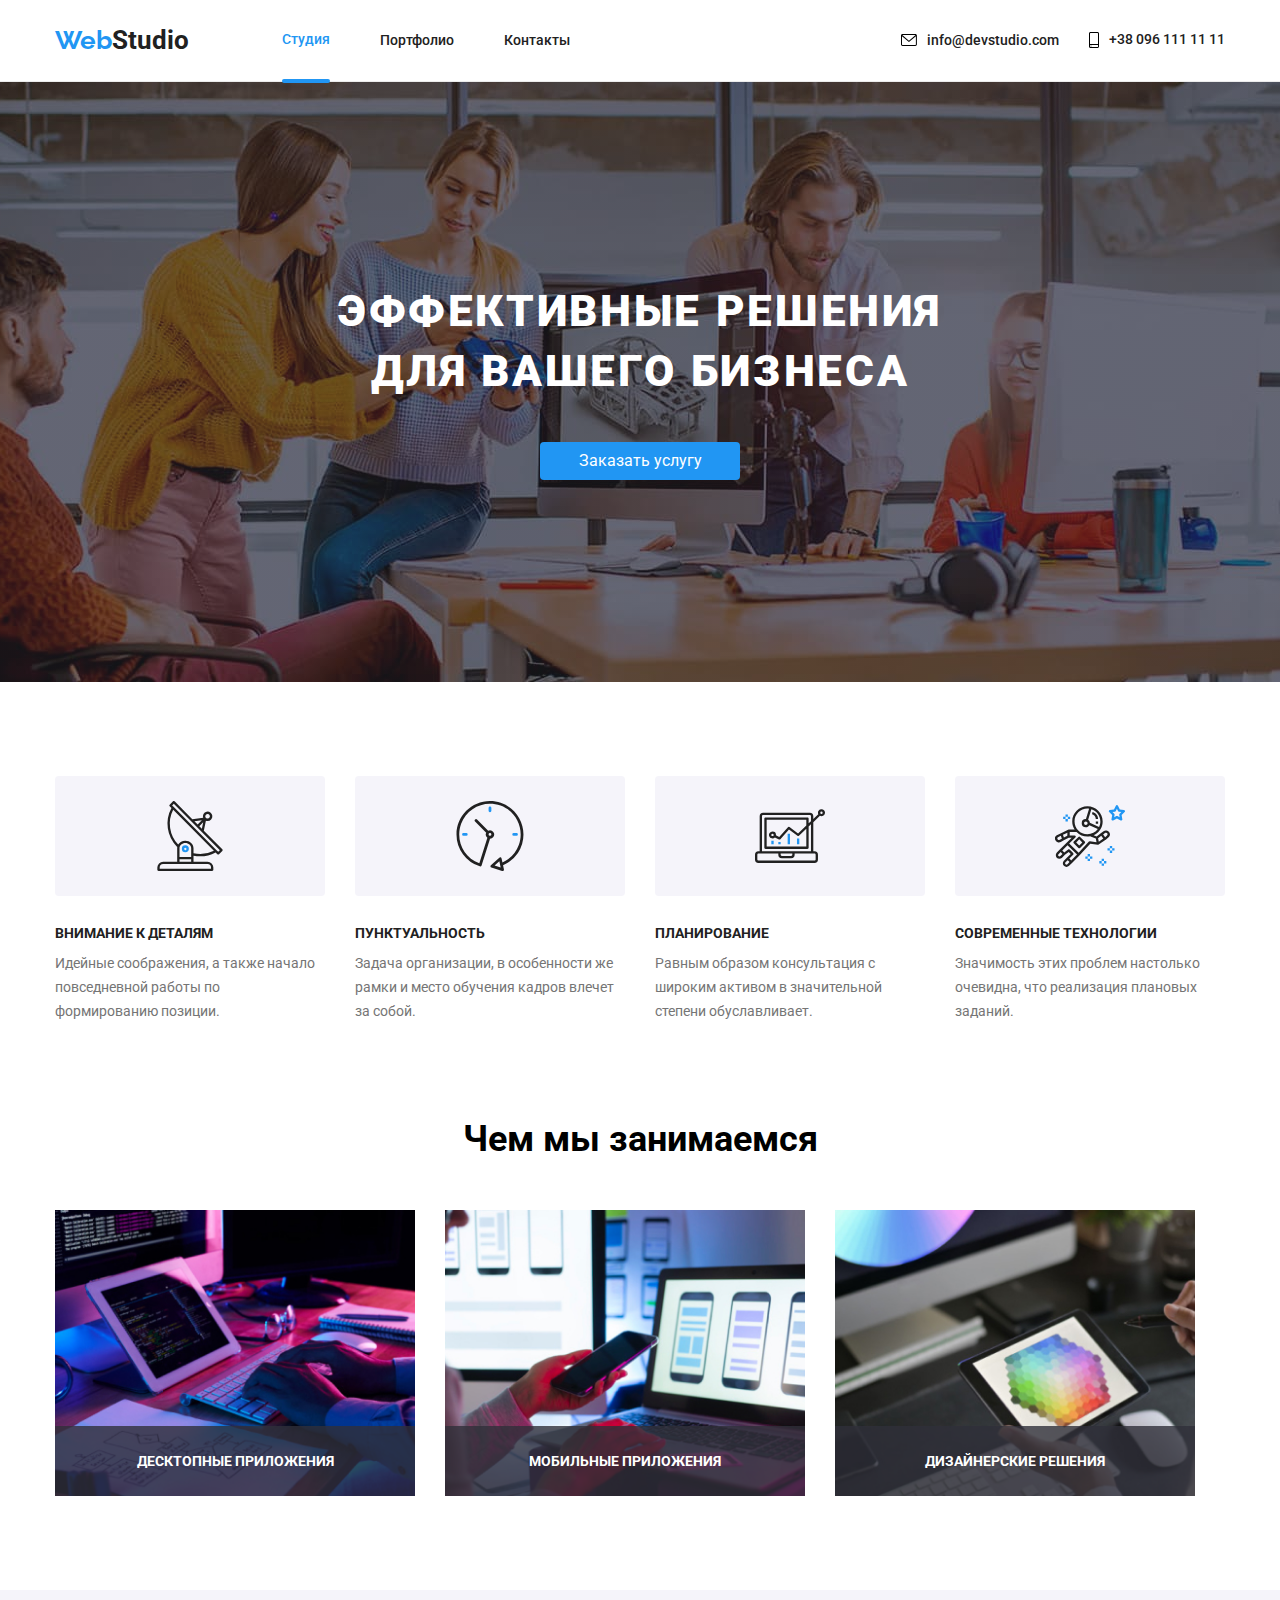
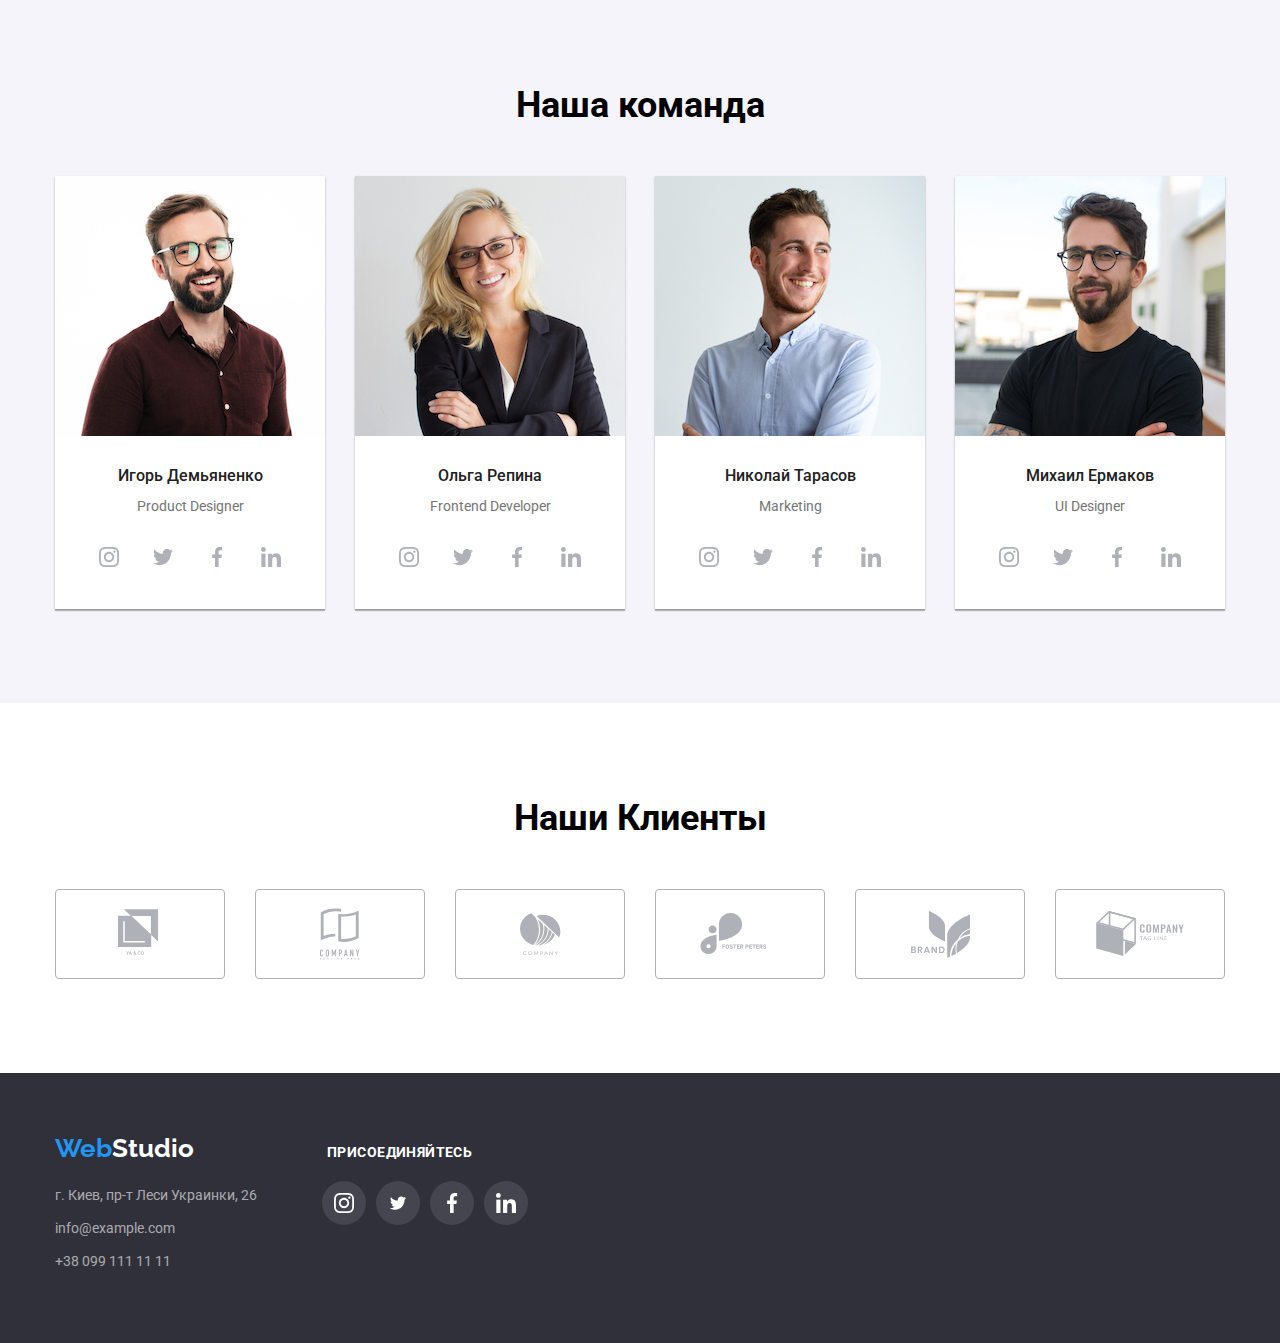
<file: index.html>
<!DOCTYPE html>
<html lang="ru">

<head>
    <meta charset="UTF-8">
    <meta name="viewport" content="width=device-width, initial-scale=1.0">
    <title>Webstudio</title>
    <link
        href="https://fonts.googleapis.com/css2?family=Raleway:wght@700&family=Roboto:wght@400;500;700;900&display=swap"
        rel="stylesheet">
    <link rel="stylesheet" href="https://cdn.jsdelivr.net/npm/modern-normalize@1.0.0/modern-normalize.min.css">
    <link rel="stylesheet" href="./css/style.css">

</head>

<body>
    <!--Шапка-->

    <header class="header">
        <div class="container">
            <nav class="header-nav">
                <a class="logo" href="./"> <span class="accent"> Web</span>Studio </a>

                <ul class="site-nav list">
                    <li class="header-link"><a href="./index.html" class="link current">Студия</a></li>
                    <li class="header-link"><a href="./portfolio.html" class="link">Портфолио</a></li>
                    <li class="header-link"><a href="#" class="link">Контакты</a></li>
                </ul>
            </nav>
            <ul class="site-contakt list">
                <li class="email">
                    <a href="mailto:info@devstudio.com" class="link-contakt"> <svg class="contakt-mail" width="16"
                            height="12">
                            <use href="images/icons/sprite-contakt.svg#icon-envelope-hover"></use>
                        </svg>info@devstudio.com</a>
                </li>
                <li class="phone">
                    <a class="link-contakt" href="tel:+380961111111"><svg class="contakt-mail" width="10" height="16">
                            <use href="images/icons/sprite-contakt.svg#icon-smartphone"></use>
                        </svg>+38 096 111 11 11</a>
                </li>
            </ul>
        </div>
    </header>


    <main>
        <!--Hero-->

        <section class="hero">
            <div class="overlay">
                <h1 class="hero-title">Эффективные решения для вашего бизнеса</h1>
                <a class="hero-link button-hero" href="#" data-modal-open>Заказать услугу</a>
            </div>
        </section>


        <!--Наши преимущества-->


        <section class="section">
            <div class="container">
                <h2 class="section-title"></h2>
                <ul class="list-product">
                    <li class="section-item icon-antena">
                        <h3 class="section-name">ВНИМАНИЕ К ДЕТАЛЯМ</h3>
                        <p class="section-text">Идейные соображения, а также начало повседневной работы по формированию
                            позиции.</p>
                    </li>
                    <li class="section-item icon-clock">
                        <h3 class="section-name">ПУНКТУАЛЬНОСТЬ</h3>
                        <p class="section-text">Задача организации, в особенности же рамки и место обучения кадров
                            влечет за
                            собой.</p>
                    </li>
                    <li class="section-item icon-diagram">
                        <h3 class="section-name">ПЛАНИРОВАНИЕ</h3>
                        <p class="section-text">Равным образом консультация с широким активом в значительной степени
                            обуславливает.</p>
                    </li>
                    <li class="section-item icon-astronaut">
                        <h3 class="section-name">СОВРЕМЕННЫЕ ТЕХНОЛОГИИ</h3>
                        <p class="section-text">Значимость этих проблем настолько очевидна, что реализация плановых
                            заданий.
                        </p>
                    </li>
                </ul>
            </div>
        </section>
        <!-- Чем занимаемся-->
        <section class="about">
            <div class="container">
                <h2 class="section-image">Чем мы занимаемся</h2>
                <ul class="list-image">
                    <!-- <div class="content-image"> -->
                    <li class="content-image">
                        <div class="image-text">
                            <img class="about-image" src="images/img.jpg" alt="" width="">
                            <div class="about-name">
                                <p class="about-text">ДЕСКТОПНЫЕ ПРИЛОЖЕНИЯ</p>
                            </div>

                        </div>

                    </li>
                    <!-- </div> -->

                    <li class="content-image">
                        <img src="images/img-2.jpg" alt="" width="">
                        <div class="about-name">
                            <p class="about-text">МОБИЛЬНЫЕ ПРИЛОЖЕНИЯ</p>
                        </div>
                    </li>
                    <li class="content-image">
                        <img src="images/img-3.jpg" alt="" width="">
                        <div class="about-name">
                            <p class="about-text">ДИЗАЙНЕРСКИЕ РЕШЕНИЯ</p>
                        </div>
                    </li>
                </ul>
            </div>
        </section>

        <!--Наша команда-->
        <section class="comand">
            <div class="container">
                <h2 class="comand-title">Наша команда</h2>
                <ul class="list-comand">
                    <li class="comand-image">
                        <article class="card">
                            <div class="card-thumb">
                                <img src="images/img-11.jpg" alt="фото мужчины">
                            </div>
                            <div class="comand-info">
                                <h3 class="comand-name">Игорь Демьяненко</h3>
                                <p class="comand-text">Product Designer</p>
                                <ul class="link-comand">
                                    <li class="social-link">
                                        <a href="" class="comand-item">
                                            <svg class="comand-icon" width="20" height="20">
                                                <use href="images/icons/sprite.svg#icon-instagram-2-2"></use>
                                            </svg>
                                        </a>
                                    </li>
                                    <li class="social-link">
                                        <a href="" class="comand-item">
                                            <svg class="comand-icon" width="20" height="20">
                                                <use href="images/icons/sprite.svg#icon-twitter-1"></use>
                                            </svg>
                                        </a>
                                    </li>
                                    <li class="social-link">
                                        <a href="" class="comand-item">
                                            <svg class="comand-icon" width="20" height="20">
                                                <use href="images/icons/sprite.svg#icon-facebook-1"></use>
                                            </svg>
                                        </a>
                                    </li>
                                    <li class="social-link">
                                        <a href="" class="comand-item">
                                            <svg class="comand-icon" width="20" height="20">
                                                <use href="images/icons/sprite.svg#icon-linkedin-1"></use>
                                            </svg>
                                        </a>
                                    </li>
                                </ul>
                            </div>
                        </article>
                    </li>
                    <li class="comand-image">
                        <article class="card">
                            <div class="card-thumb">
                                <img src="images/img-22.jpg" alt="фото девушки">
                            </div>
                            <div class="comand-info">
                                <h3 class="comand-name">Ольга Репина</h3>
                                <p class="comand-text">Frontend Developer</p>
                                <ul class="link-comand">
                                    <li class="social-link">
                                        <a href="" class="comand-item">
                                            <svg class="comand-icon" width="20" height="20">
                                                <use href="images/icons/sprite.svg#icon-instagram-2-2"></use>
                                            </svg>
                                        </a>
                                    </li>
                                    <li class="social-link">
                                        <a href="" class="comand-item">
                                            <svg class="comand-icon" width="20" height="20">
                                                <use href="images/icons/sprite.svg#icon-twitter-1"></use>
                                            </svg>
                                        </a>
                                    </li>
                                    <li class="social-link">
                                        <a href="" class="comand-item">
                                            <svg class="comand-icon" width="20" height="20">
                                                <use href="images/icons/sprite.svg#icon-facebook-1"></use>
                                            </svg>
                                        </a>
                                    </li>
                                    <li class="social-link">
                                        <a href="" class="comand-item">
                                            <svg class="comand-icon" width="20" height="20">
                                                <use href="images/icons/sprite.svg#icon-linkedin-1"></use>
                                            </svg>
                                        </a>
                                    </li>
                                </ul>
                            </div>
                        </article>
                    </li>
                    <li class="comand-image">
                        <article class="card">
                            <div class="card-thumb">
                                <img src="images/img-33.jpg" alt="фото мужчины">
                            </div>
                            <div class="comand-info">
                                <h3 class="comand-name">Николай Тарасов</h3>
                                <p class="comand-text">Marketing</p>
                                <ul class="link-comand">
                                    <li class="social-link">
                                        <a href="" class="comand-item">
                                            <svg class="comand-icon" width="20" height="20">
                                                <use href="images/icons/sprite.svg#icon-instagram-2-2"></use>
                                            </svg>
                                        </a>
                                    </li>
                                    <li class="social-link">
                                        <a href="" class="comand-item">
                                            <svg class="comand-icon" width="20" height="20">
                                                <use href="images/icons/sprite.svg#icon-twitter-1"></use>
                                            </svg>
                                        </a>
                                    </li>
                                    <li class="social-link">
                                        <a href="" class="comand-item">
                                            <svg class="comand-icon" width="20" height="20">
                                                <use href="images/icons/sprite.svg#icon-facebook-1"></use>
                                            </svg>
                                        </a>
                                    </li>
                                    <li class="social-link">
                                        <a href="" class="comand-item">
                                            <svg class="comand-icon" width="20" height="20">
                                                <use href="images/icons/sprite.svg#icon-linkedin-1"></use>
                                            </svg>
                                        </a>
                                    </li>
                                </ul>
                            </div>
                        </article>
                    </li>
                    <li class="comand-image">
                        <article class="card">
                            <div class="card-thumb">
                                <img src="images/img-44.jpg" alt="фото мужчины">
                            </div>
                            <div class="comand-info">
                                <h3 class="comand-name">Михаил Ермаков</h3>
                                <p class="comand-text">UI Designer</p>
                                <ul class="link-comand">
                                    <li class="social-link">
                                        <a href="" class="comand-item">
                                            <svg class="comand-icon" width="20" height="20">
                                                <use href="images/icons/sprite.svg#icon-instagram-2-2"></use>
                                            </svg>
                                        </a>
                                    </li>
                                    <li class="social-link">
                                        <a href="" class="comand-item">
                                            <svg class="comand-icon" width="20" height="20">
                                                <use href="images/icons/sprite.svg#icon-twitter-1"></use>
                                            </svg>
                                        </a>
                                    </li>
                                    <li class="social-link">
                                        <a href="" class="comand-item">
                                            <svg class="comand-icon" width="20" height="20">
                                                <use href="images/icons/sprite.svg#icon-facebook-1"></use>
                                            </svg>
                                        </a>
                                    </li>
                                    <li class="social-link">
                                        <a href="" class="comand-item">
                                            <svg class="comand-icon" width="20" height="20">
                                                <use href="images/icons/sprite.svg#icon-linkedin-1"></use>
                                            </svg>
                                        </a>
                                    </li>
                                </ul>
                            </div>
                        </article>
                    </li>
                </ul>
            </div>
        </section>
        <!--Наши клиенти-->
        <section class="clients">
            <div class="clients-container">
                <h2 class="clients-title">Наши Клиенты</h2>
                <ul class="clients-list">
                    <li>
                        <a href="" class="clients-link">
                            <svg class="clients-icon" width="44.27" height="49.23">
                                <use href="images/icons/sprite-logo.svg#icon-logo-1"></use>
                            </svg>
                        </a>
                    </li>
                    <li>
                        <a href="" class="clients-link">
                            <svg class="clients-icon" width="40" height="52">
                                <use href="images/icons/sprite-logo.svg#icon-logo-2"></use>
                            </svg>
                        </a>
                    </li>
                    <li>
                        <a href="" class="clients-link">
                            <svg class="clients-icon" width="41" height="42.6">
                                <use href="images/icons/sprite-logo.svg#icon-logo-3"></use>
                            </svg>
                        </a>
                    </li>
                    <li>
                        <a href="" class="clients-link">
                            <svg class="clients-icon" width="79.66" height="42.02">
                                <use href="images/icons/sprite-logo.svg#icon-logo-4"></use>
                            </svg>
                        </a>
                    </li>
                    <li>
                        <a href="" class="clients-link">
                            <svg class="clients-icon" width="59" height="47">
                                <use href="images/icons/sprite-logo.svg#icon-logo-5"></use>
                            </svg>
                        </a>
                    </li>
                    <li>
                        <a href="" class="clients-link">
                            <svg class="clients-icon" width="88.48" height="45.44">
                                <use href="images/icons/sprite-logo.svg#icon-logo-6"></use>
                            </svg>
                        </a>
                    </li>
                </ul>
            </div>
        </section>
    </main>
    <!--Подвал-->
    <footer class="footer">
        <div class="footer-container">
            <div class="adress-footer">
                <a class="logo-footer" href="./"> <span class="accent"> Web</span>Studio </a>
                <address class="adress">
                    <ul class="adress-list">
                        <li class="adress-link">
                            <a class="adress-text" href="#">г. Киев, пр-т Леси Украинки, 26</a>
                        </li>
                        <li>
                            <a class="adress-text" href="#">info@example.com</a>
                        </li>
                        <li>
                            <a class="adress-text" href="#">+38 099 111 11 11</a>
                        </li>
                    </ul>
                </address>
            </div>

            <div class="footer-social">
                <h3 class="text-social">ПРИСОЕДИНЯЙТЕСЬ</h3>

                <ul class="element-social">
                    <li class="social-link">
                        <a href="" class="social-item">
                            <svg class="social-icon" width="20" height="20">
                                <use href="images/icons/sprite.svg#icon-instagram-2-2"></use>
                            </svg>
                        </a>
                    </li>
                    <li class="social-link">
                        <a href="" class="social-item">
                            <svg class="social-icon" width="20" height="16.25">
                                <use href="images/icons/sprite.svg#icon-twitter-1"></use>
                            </svg>
                        </a>
                    </li>
                    <li class="social-link">
                        <a href="" class="social-item">
                            <svg class="social-icon" width="20" height="20">
                                <use href="images/icons/sprite.svg#icon-facebook-1"></use>
                            </svg>
                        </a>
                    </li>
                    <li class="social-link">
                        <a href="" class="social-item">
                            <svg class="social-icon" width="20" height="20">
                                <use href="images/icons/sprite.svg#icon-linkedin-1"></use>
                            </svg>
                        </a>
                    </li>
                </ul>
            </div>
        </div>
    </footer>

    <!-- <button data-modal-open> Закрить модальное окно</button> -->

    <div class="backdrop is-hidden" data-modal>
        <div class="modal">
            <button class="button-close" data-modal-close>
                <img src="images/icons/close-2.svg" alt="Закрить" width="">
            </button>
        </div>
    </div>
    <script src="./js/modal.js"></script>
</body>

</html>
</file>
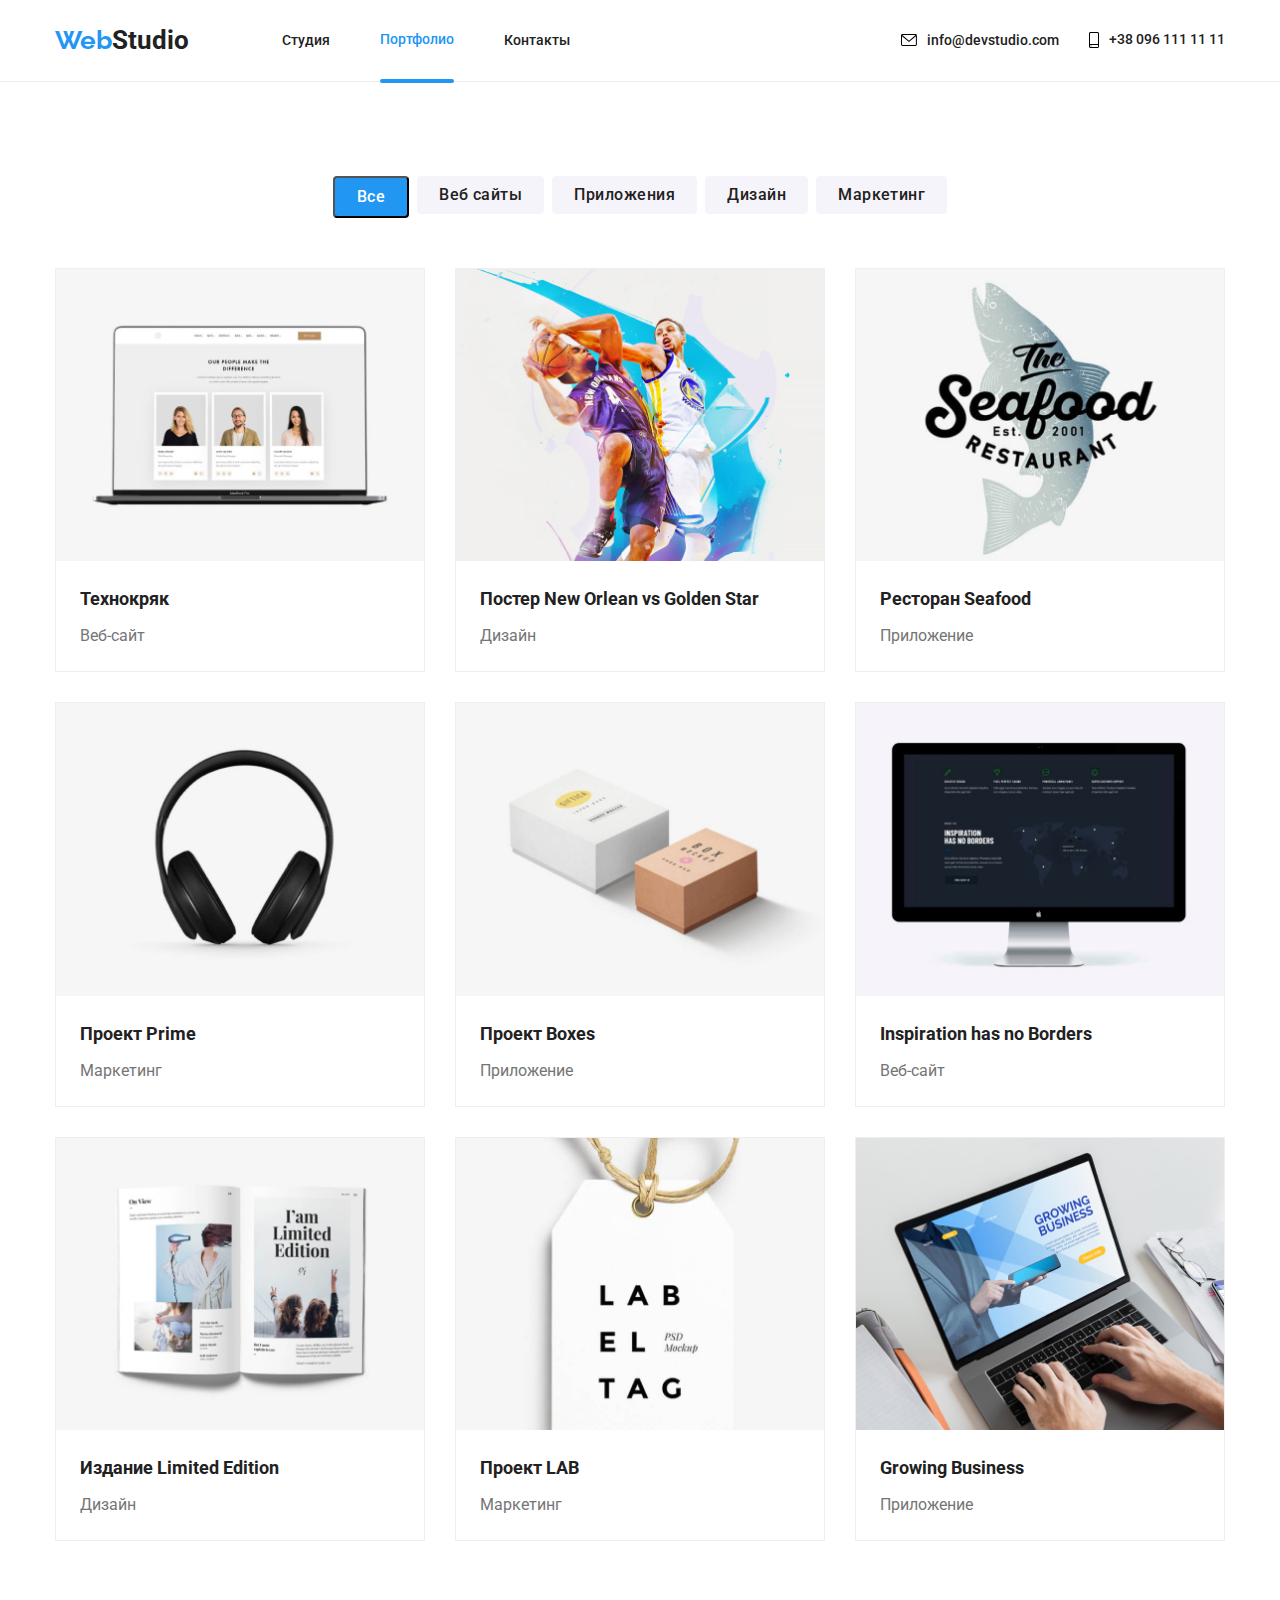
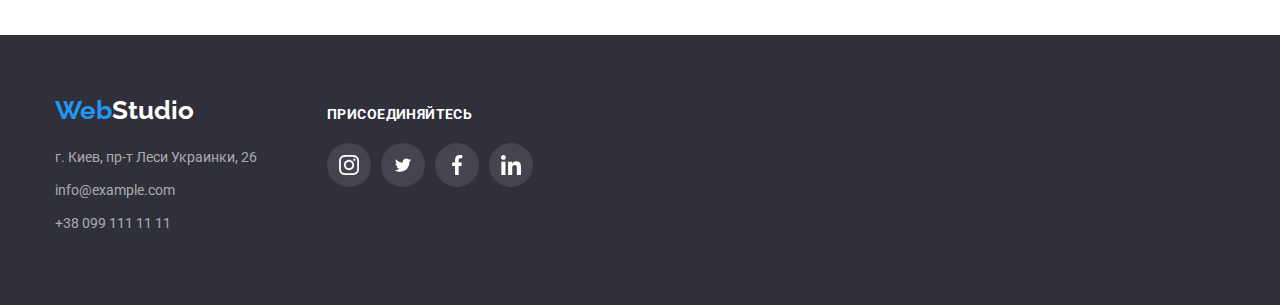
<file: portfolio.html>
<!DOCTYPE html>
<html lang="ru">

<head>
    <meta charset="UTF-8">
    <meta name="viewport" content="width=device-width, initial-scale=1.0">
    <title>Webstudio</title>
    <link
        href="https://fonts.googleapis.com/css2?family=Raleway:wght@700&family=Roboto:wght@400;500;700;900&display=swap"
        rel="stylesheet">
    <link rel="stylesheet" href="https://cdn.jsdelivr.net/npm/modern-normalize@1.0.0/modern-normalize.min.css">
    <link rel="stylesheet" href="./css/style.css">
</head>

<body>
    <!--Шапка-->

    <header class="header">
        <div class="container">
            <nav class="header-nav">
                <a class="logo" href="./"> <span class="accent"> Web</span>Studio </a>

                <ul class="site-nav list">
                    <li class="header-link"><a href="./index.html" class="link">Студия</a></li>
                    <li class="header-link"><a href="./portfolio.html" class="link current">Портфолио</a></li>
                    <li class="header-link"><a href="#" class="link">Контакты</a></li>
                </ul>
            </nav>
            <ul class="site-contakt list">
                <li class="email">
                    <a href="mailto:info@devstudio.com" class="link-contakt"> <svg class="contakt-mail" width="16"
                            height="12">
                            <use href="images/icons/sprite-contakt.svg#icon-envelope-hover"></use>
                        </svg>info@devstudio.com</a>
                </li>
                <li class="phone">
                    <a class="link-contakt" href="tel:+380961111111"><svg class="contakt-mail" width="10" height="16">
                            <use href="images/icons/sprite-contakt.svg#icon-smartphone"></use>
                        </svg>+38 096 111 11 11</a>
                </li>
            </ul>
        </div>
    </header>


    <main>
        <!-- Фильтр -->
        <section class="service">
            <ul class="filter list container">
                <li class="filter-btn">
                    <button type="button-secondary" class="current button-primery">Все</button>
                </li>
                <li class="filter-btn">
                    <button type="button-secondary" class="button">Веб сайты</button>
                </li>
                <li class="filter-btn">
                    <button type="button-secondary" class="button">Приложения</button>
                </li>
                <li class="filter-btn">
                    <button type="button-secondary" class="button">Дизайн</button>
                </li>
                <li class="filter-btn">
                    <button type="button-secondary" class="button">Маркетинг</button>
                </li>
            </ul>
            <!--Набор карочек-->
            <div class="container">
                <ul class="card-set">
                    <li class="item">
                        <a class="title" href="">
                            <div class="portfolio-thumb">
                                <img src="./images/img11.jpg" alt="" width="">
                                <p class="portfolio-info">Технокряк это современная площадка распространения
                                    коронавируса. Компании используют
                                    эту платформу для цифрового
                                    шпионажа и атак на защищённые сервера конкурентов.</p>
                            </div>
                            <div class="portfolio-text">
                                <h2 class="card-title">Технокряк</h2>
                                <p class="card-text">Веб-сайт</p>
                            </div>
                        </a>
                    </li>

                    <li class="item">
                        <a class="title" href="">
                            <div class="portfolio-thumb">
                                <img src="./images/img-222.jpg" alt="" width="">
                                <p class="portfolio-info">Технокряк это современная площадка распространения
                                    коронавируса. Компании используют
                                    эту платформу для цифрового
                                    шпионажа и атак на защищённые сервера конкурентов.</p>
                            </div>
                            <div class="portfolio-text">
                                <h2 class="card-title">Постер New Orlean vs Golden Star</h2>
                                <p class="card-text">Дизайн</p>
                            </div>
                        </a>
                    </li>

                    <li class="item">
                        <a class="title" href="">
                            <div class="portfolio-thumb">
                                <img src="./images/img-333.jpg" alt="" width="">
                                <p class="portfolio-info">Технокряк это современная площадка распространения
                                    коронавируса. Компании используют
                                    эту платформу для цифрового
                                    шпионажа и атак на защищённые сервера конкурентов.</p>
                            </div>
                            <div class="portfolio-text">
                                <h2 class="card-title">Ресторан Seafood</h2>
                                <p class="card-text">Приложение</p>
                            </div>
                        </a>
                    </li>

                    <li class="item">
                        <a class="title" href="">
                            <div class="portfolio-thumb">
                                <img src="./images/img-4.jpg" alt="" width="">
                                <p class="portfolio-info">Технокряк это современная площадка распространения
                                    коронавируса. Компании используют
                                    эту платформу для цифрового
                                    шпионажа и атак на защищённые сервера конкурентов.</p>
                            </div>
                            <div class="portfolio-text">
                                <h2 class="card-title">Проект Prime</h2>
                                <p class="card-text">Маркетинг</p>
                            </div>
                        </a>
                    </li>

                    <li class="item">
                        <a class="title" href="">
                            <div class="portfolio-thumb">
                                <img src="./images/img-5.jpg" alt="" width="">
                                <p class="portfolio-info">Технокряк это современная площадка распространения
                                    коронавируса. Компании используют
                                    эту платформу для цифрового
                                    шпионажа и атак на защищённые сервера конкурентов.</p>
                            </div>
                            <div class="portfolio-text">
                                <h2 class="card-title">Проект Boxes</h2>
                                <p class="card-text">Приложение</p>
                            </div>
                        </a>
                    </li>

                    <li class="item">
                        <a class="title" href="">
                            <div class="portfolio-thumb">
                                <img src="./images/img-6.jpg" alt="" width="">
                                <p class="portfolio-info">Технокряк это современная площадка распространения
                                    коронавируса. Компании используют
                                    эту платформу для цифрового
                                    шпионажа и атак на защищённые сервера конкурентов.</p>
                            </div>
                            <div class="portfolio-text">
                                <h2 class="card-title">Inspiration has no Borders</h2>
                                <p class="card-text">Веб-сайт</p>
                            </div>
                        </a>
                    </li>

                    <li class="item">
                        <a class="title" href="">
                            <div class="portfolio-thumb">
                                <img src="./images/img-7.jpg" alt="" width="">
                                <p class="portfolio-info">Технокряк это современная площадка распространения
                                    коронавируса. Компании используют
                                    эту платформу для цифрового
                                    шпионажа и атак на защищённые сервера конкурентов.</p>
                            </div>
                            <div class="portfolio-text">
                                <h2 class="card-title">Издание Limited Edition</h2>
                                <p class="card-text">Дизайн</p>
                            </div>
                        </a>
                    </li>

                    <li class="item">
                        <a class="title" href="">
                            <div class="portfolio-thumb">
                                <img src="./images/img-8.jpg" alt="" width="">
                                <p class="portfolio-info">Технокряк это современная площадка распространения
                                    коронавируса. Компании используют
                                    эту платформу для цифрового
                                    шпионажа и атак на защищённые сервера конкурентов.</p>
                            </div>
                            <div class="portfolio-text">
                                <h2 class="card-title">Проект LAB</h2>
                                <p class="card-text">Маркетинг</p>
                            </div>
                        </a>
                    </li>

                    <li class="item">
                        <a class="title" href="">
                            <div class="portfolio-thumb">
                                <img src="./images/img-9.jpg" alt="" width="">
                                <p class="portfolio-info">Технокряк это современная площадка распространения
                                    коронавируса. Компании используют
                                    эту платформу для цифрового
                                    шпионажа и атак на защищённые сервера конкурентов.</p>
                            </div>
                            <div class="portfolio-text">
                                <h2 class="card-title">Growing Business</h2>
                                <p class="card-text">Приложение</p>
                            </div>
                        </a>
                    </li>
                </ul>
            </div>
        </section>
    </main>
    <!--Подвал-->
    <footer class="footer">
        <div class="footer-container">
            <div class="adress-footer">
                <a class="logo-footer" href="./"> <span class="accent"> Web</span>Studio </a>
                <address class="adress">
                    <ul class="adress-list">
                        <li class="adress-link">
                            <a class="adress-text" href="#">г. Киев, пр-т Леси Украинки, 26</a>
                        </li>
                        <li>
                            <a class="adress-text" href="#">info@example.com</a>
                        </li>
                        <li>
                            <a class="adress-text" href="#">+38 099 111 11 11</a>
                        </li>
                    </ul>
                </address>
            </div>

            <div class="footer-social">
                <h3 class="text-social">ПРИСОЕДИНЯЙТЕСЬ</h3>
                <div class="list-social">
                    <ul class="element-social">
                        <li class="social-link">
                            <a href="" class="social-item">
                                <svg class="social-icon" width="20" height="20">
                                    <use href="images/icons/sprite.svg#icon-instagram-2-2"></use>
                                </svg>
                            </a>
                        </li>
                        <li class="social-link">
                            <a href="" class="social-item">
                                <svg class="social-icon" width="20" height="16.25">
                                    <use href="images/icons/sprite.svg#icon-twitter-1"></use>
                                </svg>
                            </a>
                        </li>
                        <li class="social-link">
                            <a href="" class="social-item">
                                <svg class="social-icon" width="20" height="20">
                                    <use href="images/icons/sprite.svg#icon-facebook-1"></use>
                                </svg>
                            </a>
                        </li>
                        <li class="social-link">
                            <a href="" class="social-item">
                                <svg class="social-icon" width="20" height="20">
                                    <use href="images/icons/sprite.svg#icon-linkedin-1"></use>
                                </svg>
                            </a>
                        </li>
                    </ul>
                </div>
            </div>
        </div>
    </footer>
</body>

</html>
</file>
<file: css/style.css>
/* стили для всего документа */
body {
  font-family: Roboto, sans-serif;
}
*,::before, 
  ::after
 {
  padding: 0;
  margin: 0;
  box-sizing: border-box; 
}
p, h1, h2, h3 {
  margin: 0;
}
img {
  display: block;
  max-width: 100%;
  height: auto;
}
button {
  outline: none;
}
/* переменные цвета */
:root {
  --white-color: #ffffff;
  --black-color: #212121;
  --grey-color: #757575;
  --blue-color: #2196f3;
  --grey-color-social: #AFB1B8;
}

/* Контейнер  */
.container {
  width: 1200px;
  padding: 0 15px;
  /* border: 1px solid red; */
  margin-right: auto;
  margin-left: auto;
}

/* Шапка */

.header {
  display: flex;
  /* justify-content: flex-end;  */
  border-bottom: 1px solid #ECECEC;
}
.header >.container {
  display: flex;
  justify-content: space-between;
}
.header-nav {
  display: flex;
  align-items: center;
}
.links {
  /* padding-left: 94px; */
  font-weight: 500;
  font-size: 14px;
  line-height: 1.14;
  color: var(--black-color);
  text-decoration: none;
}
.site-nav >.header-link{
  display: flex;
  align-items: center;
  margin-right: 50px;
}
.site-nav >.header-link:last-child {
  margin-right: 0;
}

  /* justify-content: flex-end; */
}
.site-nav li {
  /* margin-left: 50px; */
}

/* .link {
  position: relative;
  font-weight: 500;
  font-size: 14px;
  line-height: 1.14;
  letter-spacing: 0.02em;
  padding-bottom: 32px;
  padding-top: 32px;
  display: block;
} */


.site-contakt {
  display: flex;
  align-items: center;
}
.site-contakt list-image:last-child {
  margin-left: 50px;
}

/* .contakt-mail {
  width: 16px;
  height: 12px;
  tiil: tomato;
} */

.logo {
  display: flex
  font-family: Raleway;
  font-weight: 700;
  font-size: 26px;
  line-height: 1.19;
  color: var(--black-color);
  text-decoration: none;
  margin-right: 93px;
  /* padding: 10px; */
}
.accent {
  font-family: Raleway;
  font-weight: 700;
  font-size: 26px;
  line-height: 1.19;
  color: var(--blue-color);
}
/* site nav */

.site-nav .link {
  font-weight: 500;
  font-size: 14px;
  line-height: 1.14;
  color: var(--black-color);
  text-decoration: none;

  transition: 250ms cubic-bezier(0.4, 0, 0.2, 1);
}
.site-nav .link:hover,
.site-nav .link:focus {
  color: var(--blue-color);
}
/* .site-nav .link::after {
  content: "";
  width: 100%;
  height: 4px;
  display: block;
  background-color: var(--blue-color);
  border-radius: 2px;
  opacity: 1;
  position: absolute;
} */

.site-contakt .link {
  font-weight: 500;
  font-size: 14px;
  line-height: 1.14;
  color: var(--black-color);
  text-decoration: none;

  transition: 250ms cubic-bezier(0.4, 0, 0.2, 1);
}
.site-contakt .link-contakt:hover,
.site-contakt .link-contakt:focus {
  fill: var(--blue-color);
  color: var(--blue-color);
}

/* .site-contakt .email:hover {
  color: var(--blue-color);
} */
.site-contakt .phone:hover {
}
.site-nav .link.current {
  color: var(--blue-color);
}
.site-nav .link.currents {
  color: var(--blue-color);
}
.list {
  list-style: none;
  display: flex;
  text-decoration: none;
}
.header-link {
  padding-left: 0;
}
.phone {
  margin-left: 30px;
}
.link-contakt {
  display: flex;
  font-weight: 500;
  font-size: 14px;
  line-height: 1.14;
  color: var(--black-color);
  text-decoration: none;
  /* justify-content: center; */
  align-items: center;
   transition: 250ms cubic-bezier(0.4, 0, 0.2, 1);
}
/* .link-contakt .:hover, 
.link-contakt:focus {
  color: var(--blue-color);
} */

.contakt-mail {
  display: flex;
  margin-right: 10px;
  align-items: center;
  
  
}
/* Hero */

.hero >.overlay {
  background-color: #2f303a;
  text-align: center;

  padding-top: 200px;
  padding-bottom: 200px;
}

/* OVERLAY */
.overlay {
  max-width: 1600 px;
  min-height: 600px;
 
  margin-left: auto;
  margin-right: auto;
  /* background-image:url(../images/Img-hero.jpg);
  background-repeat: no-repeat;
  background-size: cover;
  background-position: center; */

  background-image: linear-gradient(
    to right, rgba(47, 48, 58, 0.4),
     rgba(47, 48, 58, 0.4)),
  url(../images/Img-hero.jpg);
  background-repeat: no-repeat;
  background-size: cover;
  background-position: center;
}

.hero-title {
  width: 696px;
  margin: 0 auto 40px;
  /* padding-bottom: 30px; */
 
  font-weight: 900;
  font-size: 44px;
  line-height: 1.36;
  text-align: center;
  letter-spacing: 0.06em;
  text-transform: uppercase;
  color: var(--white-color);
}
.hero-link {
  display: block;
  /* align-items: center; */
  /* text-align: center; */
  border-radius: 4px;
  padding: 10px 32px;
  text-decoration: none;
  width: 200px;
  margin: 0 auto;
} 
.button-hero {
  font-family: inherit;
  color: var(--white-color);
  background-color: var(--blue-color);
}
/* .hero-link .button-hero {
  margin-bottom: 200px;
} */

/* Нащи приемущества */

.section {
  padding-top: 94px;
  padding-bottom: 94px;
}

.section-title {
  font-style: normal;
  font-weight: 700;
  font-size: 36px;
  line-height: 1.17;
  text-align: center;
  margin: 0;
}
.list-product {
  display: flex;
  list-style: none;
  justify-content: space-between;
  /* margin: 0 0 94px; */
  padding-left: 0;
}
.section-item {
  margin-right: 30px;
}
.section-item:last-child {
  margin-right: 0;
}
.section-item::before {
  display: block;
  content: "";
  height: 120px;
  margin-bottom: 30px;

  background-color: #F5F4FA;
  border-radius: 4px;
  background-repeat: no-repeat;
  /* background-size: contain; */
  background-position: center;
}
.section-item.icon-antena::before {
  background-image: url(../images/icons/antenna\ 1.svg);
}
.section-item.icon-clock::before {
  background-image: url(../images/icons/clock\ 1.svg);
}
.section-item.icon-diagram::before {
  background-image: url(../images/icons/diagram\ 1.svg);
}
.section-item.icon-astronaut::before {
  background-image: url(../images/icons/astronaut\ 1.svg);
}
.section-name {
  font-weight: 700;
  font-size: 14px;
  line-height: 1.14;
  color: var(--black-color);
  margin-top: 0;
  margin-bottom: 10px;
  width: 270px;
  /* width: calc((100% - 30px) / 4); */
}
.section-text {
  font-weight: 400;
  font-size: 14px;
  line-height: 1.71;
  color: var(--grey-color);
  margin-top: 0px;
  width: 270px;
   /* width: calc((100% - 30px) / 4); */
}
.list-about {
  display: flex;
  width: 270px;
  /* width: calc((100% - 30px) / 4); */
}
/* Чем занимаемся */
.about {
  padding-bottom: 94px;
}
.section-image {
  display: flex;  
  margin: 0 auto 50px;
  justify-content: center;
  font-style: normal;
  font-weight: 700;
  font-size: 36px;
  line-height: 1.17;
}
.list-image {
  display: flex;
  padding-left: 0;
  /* justify-content: space-between; */
  list-style: none;
  /* width: calc((100% - 30px) / 3); */
}
.content-image {
  position: relative;
  margin-right: 30px;
  width: calc((100% - 30px) / 3);
}
/* .content-image::before{
    display: inline-block;
    position: absolute;
    content: "";
    width: 360px;
    height: 70px;
    
    
    background: rgba(47, 48, 58, 0.8);
  }  */


/* .about-image::before{
    display: inline-block;
    position: absolute;
    content: "";
    width: 370px;
    height: 70px;
    
    background: rgba(47, 48, 58, 0.8); */
  }
.content-image:nth-child(3n + 3) {
  margin-right: 0;
}
.content-about {
  width: 370px;
  height: 294px;
}

/* Наша команда */

.comand {
  /* display: flex; */
  /* width: 1200px;
  max-width: 100%; */
  background-color: #F5F4FA;
  margin: 0 auto;
  padding-top: 94px;
  padding-bottom: 94px;
  /* justify-content: space-between; */

}
.comand-image {
  margin-right: 30px;
}
.comand-image:last-child {
  margin-right: 0;
}
.comand-title {
  font-style: normal;
  font-weight: 700;
  font-size: 36px;
  line-height: 1.17;
  text-align: center;
  margin-bottom: 50px;
  /* padding-top: 94px;
  padding-bottom: 50px; */
}
.comand-info {
  width: 270px;
  padding-top: 30px;
  padding-left: 32px;
  padding-right: 32px;
  padding-bottom: 30px;
}
.comand-name {
  font-weight: 500;
  font-size: 16px;
  line-height: 1.19;
  color: var(--black-color);
  text-align: center;
  margin-bottom: 10px;
}
.list-comand {
  margin: 0;
  padding: 0;
  list-style: none;
  flex-basis: calc(100% / 4);
  display: flex;
  /* max-width: 100%; */
}
.comand >.list-comand {
  margin: 0;
  padding: 0;
  list-style: none;
  display: flex;
}

.list-comand >.comand-image {
  /* outline: 1px solid green; */
  /* flex-basis: calc(100% / 4); */
}
.comand-text{
  font-weight: 400;
  font-size: 14px;
  line-height: 1.71;
  color: var(--grey-color);
  margin-top: 0px;
  text-align: center; 
  margin-bottom: 16px;
}
.comand-social {
  padding-left: 32px;
  padding-right: 32px;
  padding-bottom: 30px;
}
.link-comand {
  display: flex;
  list-style: none;
  padding: 0;
  margin: 0;
  justify-content: space-between;

}
.link-comand * {
  /* outline: 1px solid red; */
  /* color: var(--grey-color-social); */
}
 /* CОЦМЕРЕЖІ для команди */

.comand-item {
  display: flex;
  justify-content: center;
  align-items: center;
  width: 44px;
  height: 44px;
  border-radius: 50%;
  color: var(--grey-color-social);

  transition: 250ms cubic-bezier(0.4, 0, 0.2, 1);
}
.comand-item:hover,
.comand-item:focus {
  background-color: var(--blue-color);
  color: #FFFFFF;
}
.comand-icon {
fill: currentColor; 
}

.social-item {
  display: flex;
  /* color: var(--grey-color-social) */
}
/* СОЦМЕРЕЖІ для футера */

.social-item {
  display: flex;
  justify-content: center;
  align-items: center;
  width: 44px;
  height: 44px;
  border-radius: 50%;
  color: var(--grey-color-social);
}
.social-item:hover,
.social-item:focus {
  background-color: var(--blue-color);
  color: #FFFFFF;
}
.social-icon {
fill: currentColor; 
}

.social-item {
  display: flex;
  /* color: var(--grey-color-social) */
}

/* Наши Клиенти */
.clients-container {
  width: 1200px;
  padding: 0 15px;
  margin: 0 auto;
  padding-top: 94px;
  padding-bottom: 94px;
  /* padding-left: 215px;
  padding-right: 215px; */
  display: block;
  text-align: center;
}
.clients * {
  /* outline: 1px solid red; */
}
.clients-title {
  font-style: normal;
  font-weight: 700;
  font-size: 36px;
  line-height: 1.17;
  margin-bottom: 50px;
}
.clients-list {
  display: flex;
  justify-content: center;
  align-items: center;
  list-style: none;
  justify-content: space-between;
}
.clients-link {
  display: flex;
  width: 170px;
  height: 90px;
  justify-content: center;
  align-items: center;
  border-radius: 4px;
  border: 1px solid #AFB1B8;
  color: #AFB1B8;

  transition: 250ms cubic-bezier(0.4, 0, 0.2, 1);
}
.clients-link:hover,
.clients-link:focus {
  /* background-color: #AFB1B8; */
  color: #2196F3;
  border: 1px solid #2196F3;
}
.clients-icon {
  fill: currentColor;
}
/* Footer */
.footer {
  /* width: 1200px; */
  background-color: #2f303a;
  padding-top: 60px;
  padding-bottom: 60px;
  margin: 0 auto;
}

.footer-container {
  width: 1200px;
  /* padding: 0; */
  padding-left: 15px;
  padding-right: 15px;
  /* border: 1px solid red; */
  margin-right: auto;
  margin-left: auto;
  display: flex;
  align-items: baseline;
}
.adress {
  text-decoration: none;
  margin-top: 20px;
  margin-bottom: 0;
  padding: 0;

}
.adress-footer {
  display: inline-block;
}
.adress-list {
  list-style: none;
  display: inline-block;
  margin: 0;
  padding: 0;
}
.adress-text {
  display: flex;
  font-weight: 400;
  font-style: normal;
  font-size: 14px;
  line-height: 1.71;
  color: rgba(255, 255, 255, 0.6);
  text-decoration: none;
  margin-bottom: 9px;

  transition: 250ms cubic-bezier(0.4, 0, 0.2, 1);
}
.adress-text:hover, 
.adress-text:focus {
  color: #FFFFFF;
}
.logo-footer {
  font-family: Raleway;
  font-weight: 700;
  font-size: 26px;
  line-height: 1.19;
  color: var(--white-color);
  text-decoration: none;
  /* margin-top: 60px;
  margin-bottom: 50px; */
  /* display: flex; */
}
.card {
  background-color: var(--white-color);
  box-shadow: 0px 1px 3px rgba(0, 0, 0, 0.12), 0px 1px 1px rgba(0, 0, 0, 0.14), 0px 2px 1px rgba(0, 0, 0, 0.2);
}
.card-title {
  font-family: Roboto;
  font-weight: 700;
  font-size: 18px;
  line-height: 2;
  color: var(--black-color);
  margin-bottom: 4px;
}
.card-text {
  font-family: Roboto;
  font-weight: 400;
  font-size: 16px;
  line-height: 1.87;
  color: var(--grey-color);
}

/* Кнопки соц.мереж футер   */

.text-social {
font-family: Roboto;
font-weight: 700;
font-size: 14px;
line-height: 1.14;
letter-spacing: 0.03em;
/* text-transform: uppercase; */
margin-bottom: 20px;
color: #FFFFFF;
}
.footer-social {
  width: 206px;
  /* height: 168px; */
  display: inline-block;
  /* padding-top: 12px; */
  margin-left: 70px;
}
.footer * {
  /* outline: 1px solid red; */
  list-style: none;
}
.list-social {
  display: flex;
  text-decoration: none;
  list-style: none;
}
.element-social {
  display: flex;
  justify-content: center;
  align-items: center;
  list-style: none;
}

.social-item {
  display: flex;
  width: 44px;
  height: 44px;
  margin-right: 10px;
  justify-content: center;
  align-items: center;
  border-radius: 50%;
  background-color: rgba(255, 255, 255, 0.1);
  border: none;
  transition: 250ms cubic-bezier(0.4, 0, 0.2, 1);
}
.social-item:hover,
.social-item:focus {
  /* background-color: #AFB1B8; */
  color: #2196F3;
  /* border: 1px solid #2196F3; */
}
.social-icon {
  fill: #FFFFFF;
} 


/* Кнопки */
.button-hero {
  background-color: var(--blue-color);
  color: var(--white-color);
  text-align: center;
}
.button {
  font-family: inherit;
  background-color: #f5f4fa;
  font-weight: 500;
  font-size: 16px;
  line-height: 1.63;
  text-align: center;
  letter-spacing: 0.03em;
  color: var(--black-color);
  padding: 6px 22px;
  border-radius: 4px;
  border: none;

  transition: 250ms cubic-bezier(0.4, 0, 0.2, 1);
}
.button:hover,
.button:focus {
  background-color: var(--blue-color);
  color: var(--white-color);

}
/* .filter-btn:hover,
.filter-btn:focus {
  box-shadow: 0px 1px 3px rgba(0, 0, 0, 0.12), 0px 1px 1px rgba(0, 0, 0, 0.14), 0px 2px 1px rgba(0, 0, 0, 0.2);
} */
.button-primery {
  font-family: inherit;
  font-weight: 500;
  font-size: 16px;
  line-height: 1.63;
  text-align: center;
  letter-spacing: 0.03em;
  background-color: var(--blue-color);
  color: var(--white-color);
  padding: 6px 22px;
  border-radius: 4px;
}

.button .link .current {
  background-color: #2196f3;
  color: var(--white-color);
}
.button-secondary {
  font-family: inherit;
  font-weight: 500;
  font-size: 16px;
  line-height: 1.63;
  text-align: center;
  letter-spacing: 0.03em;
  background-color: var(--blue-color);
  color: var(--white-color);
  padding: 6px 22px;
  border-radius: 4px;
}

.title {
  text-decoration: none;
}
.service {
  padding-top: 94px;
  padding-bottom: 94px;
}
/* Фильтр */
.filter {
  font-weight: 500;
  font-size: 16px;
  line-height: 1.63;
  color: var(--black-color);
  text-decoration: none;

  margin-top: 0;
  margin-bottom: 50px;
  justify-content: center;
} 
.filter-btn {
  margin-right: 8px;
  transition: 250ms cubic-bezier(0.4, 0, 0.2, 1);
}
.filter-btn:last-child {
  margin-right: 0px;
}

/* Набор карток */
.card-set {
  /* outline: 1px solid tomato; */
  margin: 0;
  padding: 0;
  list-style: none;

  display: flex;
  flex-wrap: wrap;

  margin-left: -30px;
  margin-top: -30px;
/* 
  margin-left: -30px;
  margin-top: -30px;
  padding: 0; */
  
}
.card-set > .item {
/* outline: 1px solid green; */
flex-basis: calc(100% / 3 - 30px);

margin-left: 30px;
margin-top: 30px;
}
.item {
  border: 1px solid #EEEEEE;
  position: relative;

  transition: 250ms cubic-bezier(0.4, 0, 0.2, 1);
}
.item:hover,
.item:focus {
  box-shadow: 0px 1px 3px rgba(0, 0, 0, 0.12), 0px 1px 1px rgba(0, 0, 0, 0.14), 0px 2px 1px rgba(0, 0, 0, 0.2);
  /* opacity: 1; */
}
/* .item:nth-child(3n + 3) {
  margin: 0;
}
.item:nth-child(n+7) {
  margin-bottom: 0;
} */
.portfolio {
  border: 1px solid #EEEEEE;
  margin-right: 20px;
}
.portfolio-text { 
padding-right: 20px;
padding-left: 24px;
padding-top: 20px;
padding-bottom: 20px;
}
.portfolio-text:hover .portfolio-info {
opacity: 1;
}
.portfolio-thumb {
  position: relative;
  overflow: hidden;
}

.backdrop {
  position: fixed;
  top: 0;
  left: 0;
  width: 100%;
  height: 100%;
  background-color: rgba(0, 0, 0, 0.2);

  opacity: 1;
  transition: opacity 500ms cubic-bezier(0.4, 0, 0.2, 1);
}
.backdrop.is-hidden {
  opacity: 0;
  pointer-events: none;
}

.modal {
  position: absolute;
  top: 50%;
  left: 50%;
  transform: translate(-50%, -50%);

  width: 528px;
  height: 581px;
  background-color: rgba(255,255,255,1);
  /* transition-property: all ;
  transition-duration: 500ms;
  transition-timing-function: cubic-bezier(0.075, 0.82, 0.165, 1); */
}
  .button-close {
    position: absolute;
    background-color: #fff;
    border: none;

    width: 30px;
    height: 30px;
    margin-top: 8px;
    margin-right: 8px;
    left: 93%;
  }
  .portfolio-info {
  
    display: flex;
    position: absolute;

    top: 0;
    left: 0;
    width: 370px;
    height: 294px;
    padding: 63px 24px;

    font-family: Roboto;
    font-weight: 400;
    font-size: 18px;
    line-height: 1.56;
    letter-spacing: 0.03em;

    color: #FFFFFF;
    background: rgba(33, 150, 243, 0.9);
    opacity: 0;

    transform: translateY(100%);
    transition: 250ms cubic-bezier(0.4, 0, 0.2, 1);
  }
  .item:hover .portfolio-info {
    transform: translateY(0);
    opacity: 1;
  }

 .about-name {
 position: absolute;
    display: block;
    width: 100%;
    height: 70px;
    padding: 27px;

    bottom: 0;
    
    background: rgba(47, 48, 58, 0.8);

    font-family: Roboto;
    font-weight: 700;
    font-size: 14px;
    line-height: 1.17;
    text-align: center;
    color: #FFFFFF;
  } 
  .link {

    padding-top: 32px;
    padding-bottom: 32px;
    position: relative;
    
  }
  .link.current {
    padding-top: 32px;
    padding-bottom: 33px;
    position: relative;
    
  }
  .link.current::after {
    content: "";
    display: block;
    position: absolute;
    width: 100%;
    height: 4px;
    left: 0;
    bottom: -2px;

background: #2196F3;
border-radius: 2px;
transition: opacity 250ms cubic-bezier(0.4, 0, 0.2, 1);
opacity: 1;
  }
</file>
